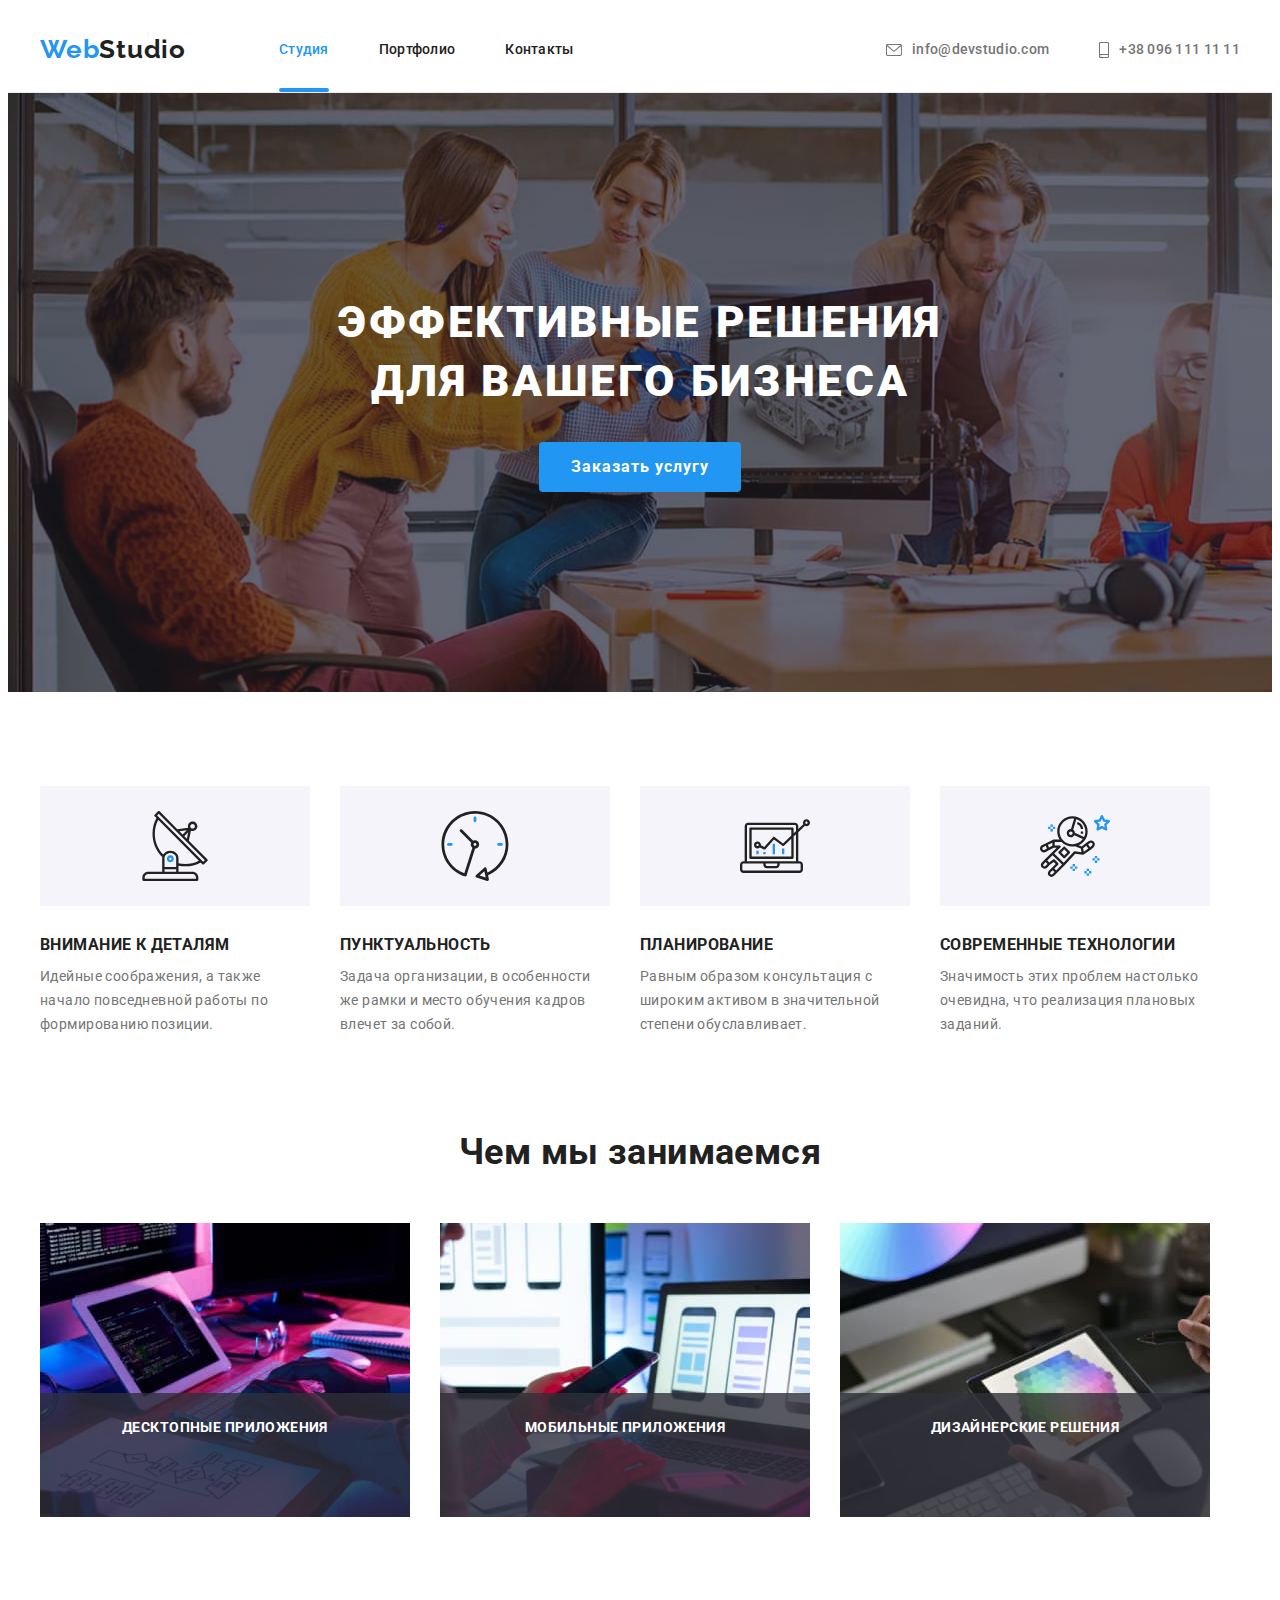
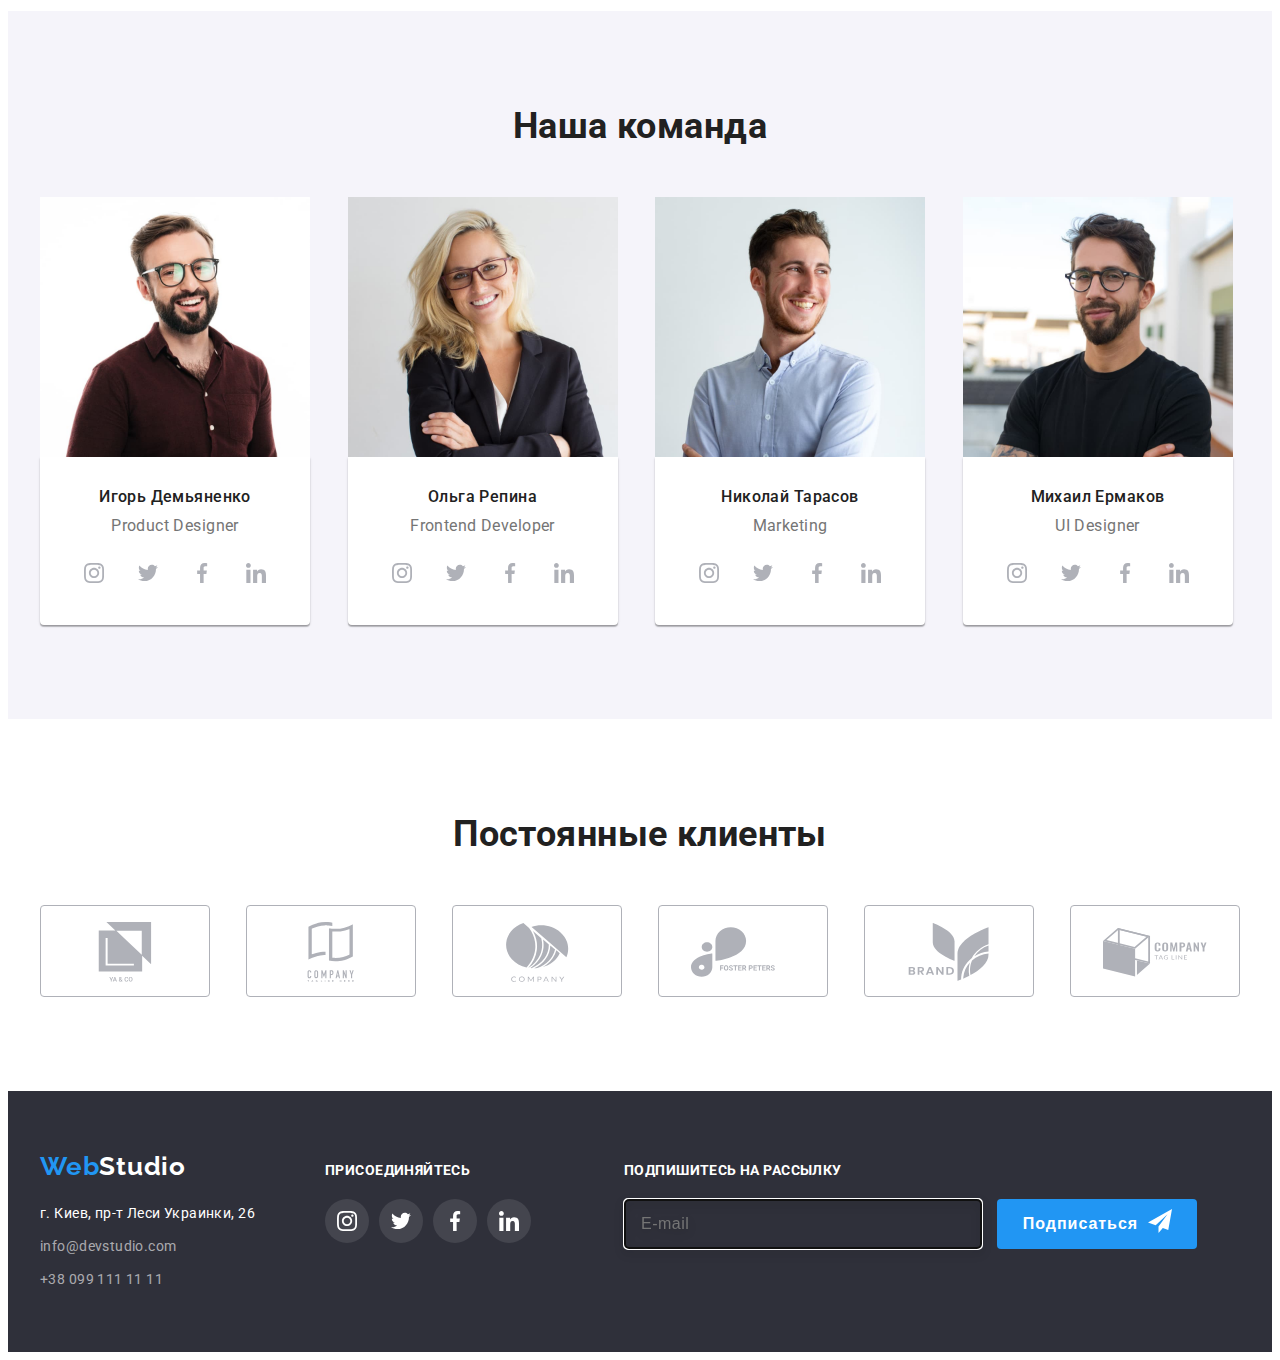
<file: index.html>
<!DOCTYPE html>
<html lang="ru">
  <head>
    <meta charset="UTF-8" />
    <meta http-equiv="X-UA-Compatible" content="IE=edge" />
    <meta name="viewport" content="width=device-width, initial-scale=1.0" />
    <title>Студия</title>
    <link rel="preconnect" href="https://fonts.googleapis.com" />
    <link rel="preconnect" href="https://fonts.gstatic.com" crossorigin />
    <link
      href="https://fonts.googleapis.com/css2?family=Raleway:wght@700&family=Roboto:wght@400;500;700;900&display=swap"
      rel="stylesheet"
    />
    <link
      rel="stylesheet"
      href="https://cdnjs.cloudflare.com/ajax/libs/modern-normalize/1.1.0/modern-normalize.min.css"
      integrity="sha512-wpPYUAdjBVSE4KJnH1VR1HeZfpl1ub8YT/NKx4PuQ5NmX2tKuGu6U/JRp5y+Y8XG2tV+wKQpNHVUX03MfMFn9Q=="
      crossorigin="anonymous"
      referrerpolicy="no-referrer"
    />
    <link rel="stylesheet" href="./css/styles.css" />
  </head>

  <body>
    <!--=================start header=================-->

    <header class="page-header">
      <div class="container header-conteiner">
        <nav class="navigation">
          <a class="logo-link link" href="" lang="en">
            <span class="logo-part-one">Web</span>Studio</a
          >
          <ul class="nav-list list">
            <li class="nav-list-item">
              <a class="nav-list-link link current" href="">Студия</a>
            </li>
            <li class="nav-list-item">
              <a class="nav-list-link link" href="./portfolio.html"
                >Портфолио</a
              >
            </li>
            <li class="nav-list-item">
              <a class="nav-list-link link" href="">Контакты</a>
            </li>
          </ul>
        </nav>

        <ul class="contacts-header-list list">
          <li class="contacts-header-list-item">
            <a
              class="contacts-header-list-link link"
              href="mailto:info@devstudio.com"
            >
              <svg class="contact-icon-link" width="16" height="12">
                <use href="./images/icon.svg#letter"></use>
              </svg>
              info@devstudio.com</a
            >
          </li>
          <li class="contacts-header-list-item">
            <a class="contacts-header-list-link link" href="tel:+380961111111">
              <svg class="contact-icon-link" width="10" height="16">
                <use href="./images/icon.svg#smartphone"></use>
              </svg>
              +38 096 111 11 11</a
            >
          </li>
        </ul>
      </div>
    </header>
    <!--=================end header=================-->

    <!--=================start main=================-->
    <main>
      <!-- Hero -->
      <section class="hero">
        <div class="container hero-container">
          <h1 class="hero-title">
            Эффективные решения <br />
            для вашего бизнеса
          </h1>
          <button class="hero-button" type="button" data-modal-open>
            Заказать услугу
          </button>
        </div>
      </section>

      <!-- specifics -->
      <section class="section">
        <div class="container">
          <h2 class="hidden">Особенности</h2>
          <ul class="specifics-list list">
            <li class="specifics-list-item">
              <div class="specifics-container">
                <svg class="specifics-icon" width="70" height="70">
                  <use href="./images/icon.svg#antenna"></use>
                </svg>
              </div>

              <h3 class="specifics-list-title title">Внимание к деталям</h3>
              <p class="specifics-list-text">
                Идейные соображения, а также начало повседневной работы по
                формированию позиции.
              </p>
            </li>
            <li class="specifics-list-item">
              <div class="specifics-container">
                <svg class="specifics-icon" width="70" height="70">
                  <use href="./images/icon.svg#clock"></use>
                </svg>
              </div>

              <h3 class="specifics-list-title title">Пунктуальность</h3>
              <p class="specifics-list-text">
                Задача организации, в особенности же рамки и место обучения
                кадров влечет за собой.
              </p>
            </li>
            <li class="specifics-list-item">
              <div class="specifics-container">
                <svg class="specifics-icon" width="70" height="70">
                  <use href="./images/icon.svg#diagram"></use>
                </svg>
              </div>

              <h3 class="specifics-list-title title">Планирование</h3>
              <p class="specifics-list-text">
                Равным образом консультация с широким активом в значительной
                степени обуславливает.
              </p>
            </li>
            <li class="specifics-list-item">
              <div class="specifics-container">
                <svg class="specifics-icon" width="70" height="70">
                  <use href="./images/icon.svg#astronaut"></use>
                </svg>
              </div>

              <h3 class="specifics-list-title title">Современные технологии</h3>
              <p class="specifics-list-text">
                Значимость этих проблем настолько очевидна, что реализация
                плановых заданий.
              </p>
            </li>
          </ul>
        </div>
      </section>

      <!-- work -->
      <section class="section work-section">
        <div class="container">
          <h2 class="work-title title">Чем мы занимаемся</h2>

          <ul class="work-list list">
            <li class="work-list-item">
              <div class="work-item-img">
                <img
                  class="work-img"
                  src="./images/work1.jpg"
                  alt="руки на клавиатуре"
                  width="370"
                />
                <p class="work-text">Десктопные приложения</p>
              </div>
            </li>

            <li class="work-list-item">
              <div class="work-item-img">
                <img
                  class="work-img"
                  src="./images/work2.jpg"
                  alt="телефон в руках"
                  width="370"
                />
                <p class="work-text">Мобильные приложения</p>
              </div>
            </li>

            <li class="work-list-item">
              <div class="work-item-img">
                <img
                  class="work-img"
                  src="./images/work3.jpg"
                  alt="планшет в руках"
                  width="370"
                />
                <p class="work-text">Дизайнерские решения</p>
              </div>
            </li>
          </ul>
        </div>
      </section>

      <!-- teams -->
      <section class="section teams">
        <div class="container">
          <h2 class="team-title title">Наша команда</h2>
          <ul class="team-list list">
            <!--team 1-->
            <li class="team-list-item">
              <img
                class="team-list-img"
                src="./images/team1.jpg"
                alt="Игорь Демьяненко"
                width="270"
              />
              <div class="team-description">
                <h3 class="team-list-title title">Игорь Демьяненко</h3>
                <p class="team-list-text" lang="en">Product Designer</p>

                <ul class="social-list list">
                  <li class="social-item">
                    <a href="" class="social-links">
                      <svg class="social-icon" width="20" height="20">
                        <use href="./images/icon.svg#instagram"></use>
                      </svg>
                    </a>
                  </li>

                  <li class="social-item">
                    <a href="" class="social-links">
                      <svg class="social-icon" width="20" height="20">
                        <use href="./images/icon.svg#twitter"></use>
                      </svg>
                    </a>
                  </li>

                  <li class="social-item">
                    <a href="" class="social-links">
                      <svg class="social-icon" width="20" height="20">
                        <use href="./images/icon.svg#facebook"></use>
                      </svg>
                    </a>
                  </li>

                  <li class="social-item">
                    <a href="" class="social-links">
                      <svg class="social-icon" width="20" height="20">
                        <use href="./images/icon.svg#linkedin"></use>
                      </svg>
                    </a>
                  </li>
                </ul>
              </div>
            </li>

            <!--team 2-->
            <li class="team-list-item">
              <img
                class="team-list-img"
                src="./images/team2.jpg"
                alt="Ольга Репина"
                width="270"
              />
              <div class="team-description">
                <h3 class="team-list-title title">Ольга Репина</h3>
                <p class="team-list-text" lang="en">Frontend Developer</p>

                <ul class="social-list list">
                  <li class="social-item">
                    <a href="" class="social-links">
                      <svg class="social-icon" width="20" height="20">
                        <use href="./images/icon.svg#instagram"></use>
                      </svg>
                    </a>
                  </li>

                  <li class="social-item">
                    <a href="" class="social-links">
                      <svg class="social-icon" width="20" height="20">
                        <use href="./images/icon.svg#twitter"></use>
                      </svg>
                    </a>
                  </li>

                  <li class="social-item">
                    <a href="" class="social-links">
                      <svg class="social-icon" width="20" height="20">
                        <use href="./images/icon.svg#facebook"></use>
                      </svg>
                    </a>
                  </li>

                  <li class="social-item">
                    <a href="" class="social-links">
                      <svg class="social-icon" width="20" height="20">
                        <use href="./images/icon.svg#linkedin"></use>
                      </svg>
                    </a>
                  </li>
                </ul>
              </div>
            </li>

            <!--team 3-->
            <li class="team-list-item">
              <img
                class="team-list-img"
                src="./images/team3.jpg"
                alt="Николай Тарасов"
                width="270"
              />
              <div class="team-description">
                <h3 class="team-list-title title">Николай Тарасов</h3>
                <p class="team-list-text" lang="en">Marketing</p>

                <ul class="social-list list">
                  <li class="social-item">
                    <a href="" class="social-links">
                      <svg class="social-icon" width="20" height="20">
                        <use href="./images/icon.svg#instagram"></use>
                      </svg>
                    </a>
                  </li>

                  <li class="social-item">
                    <a href="" class="social-links">
                      <svg class="social-icon" width="20" height="20">
                        <use href="./images/icon.svg#twitter"></use>
                      </svg>
                    </a>
                  </li>

                  <li class="social-item">
                    <a href="" class="social-links">
                      <svg class="social-icon" width="20" height="20">
                        <use href="./images/icon.svg#facebook"></use>
                      </svg>
                    </a>
                  </li>

                  <li class="social-item">
                    <a href="" class="social-links">
                      <svg class="social-icon" width="20" height="20">
                        <use href="./images/icon.svg#linkedin"></use>
                      </svg>
                    </a>
                  </li>
                </ul>
              </div>
            </li>

            <!--team 4-->
            <li class="team-list-item">
              <img
                class="team-list-img"
                src="./images/team4.jpg"
                alt="Михаил Ермаков"
                width="270"
              />
              <div class="team-description">
                <h3 class="team-list-title title">Михаил Ермаков</h3>
                <p class="team-list-text" lang="en">UI Designer</p>

                <ul class="social-list list">
                  <li class="social-item">
                    <a href="" class="social-links">
                      <svg class="social-icon" width="20" height="20">
                        <use href="./images/icon.svg#instagram"></use>
                      </svg>
                    </a>
                  </li>

                  <li class="social-item">
                    <a href="" class="social-links">
                      <svg class="social-icon" width="20" height="20">
                        <use href="./images/icon.svg#twitter"></use>
                      </svg>
                    </a>
                  </li>

                  <li class="social-item">
                    <a href="" class="social-links">
                      <svg class="social-icon" width="20" height="20">
                        <use href="./images/icon.svg#facebook"></use>
                      </svg>
                    </a>
                  </li>

                  <li class="social-item">
                    <a href="" class="social-links">
                      <svg class="social-icon" width="20" height="20">
                        <use href="./images/icon.svg#linkedin"></use>
                      </svg>
                    </a>
                  </li>
                </ul>
              </div>
            </li>
          </ul>
        </div>
      </section>

      <!--our clients-->
      <section class="section">
        <div class="container">
          <h2 class="clients-title title">Постоянные клиенты</h2>
          <ul class="clients-list list">
            <li class="client-item">
              <a class="client-link" href="">
                <svg class="client-icon" width="106" height="60">
                  <use href="./images/icon.svg#group"></use>
                </svg>
              </a>
            </li>
            <li class="client-item">
              <a class="client-link" href="">
                <svg class="client-icon" width="106" height="60">
                  <use href="./images/icon.svg#group-1"></use>
                </svg>
              </a>
            </li>
            <li class="client-item">
              <a class="client-link" href="">
                <svg class="client-icon" width="106" height="60">
                  <use href="./images/icon.svg#group-2"></use>
                </svg>
              </a>
            </li>
            <li class="client-item">
              <a class="client-link" href="">
                <svg class="client-icon" width="106" height="60">
                  <use href="./images/icon.svg#group-3"></use>
                </svg>
              </a>
            </li>
            <li class="client-item">
              <a class="client-link" href="">
                <svg class="client-icon" width="106" height="60">
                  <use href="./images/icon.svg#group-4"></use>
                </svg>
              </a>
            </li>
            <li class="client-item">
              <a class="client-link" href="">
                <svg class="client-icon" width="106" height="60">
                  <use href="./images/icon.svg#group-5"></use>
                </svg>
              </a>
            </li>
          </ul>
        </div>
      </section>
    </main>
    <!--=================end main=================-->

    <!--=================start footer=================-->
    <footer class="footer">
      <div class="container footer-container">
        <div class="adress">
          <a class="footer-logo-link link" href="" lang="en">
            <span class="logo-part-one">Web</span>Studio</a
          >
          <address>
            <ul class="address-list list">
              <li class="address-list-item">
                <a
                  class="address-list-link link"
                  href="https://goo.gl/maps/DS2FpUbjy8NpvMt88"
                  target="_blank"
                >
                  г. Киев, пр-т Леси Украинки, 26</a
                >
              </li>
              <li class="address-list-item">
                <a
                  class="address-list-link-item link"
                  href="mailto:info@devstudio.com"
                  >info@devstudio.com</a
                >
              </li>
              <li class="address-list-item">
                <a class="address-list-link-item link" href="tel:+380991111111"
                  >+38 099 111 11 11</a
                >
              </li>
            </ul>
          </address>
        </div>

        <div class="footer-social">
          <p class="footer-text">присоединяйтесь</p>
          <ul class="footer-social-list list">
            <li class="footer-social-item">
              <a class="footer-social-link" href="">
                <svg width="20" height="20">
                  <use
                    class="footer-social-icon"
                    href="./images/icon.svg#instagram"
                  ></use>
                </svg>
              </a>
            </li>
            <li class="footer-social-item">
              <a class="footer-social-link" href="">
                <svg width="20" height="20">
                  <use href="./images/icon.svg#twitter"></use>
                </svg>
              </a>
            </li>
            <li class="footer-social-item">
              <a class="footer-social-link" href="">
                <svg width="20" height="20">
                  <use href="./images/icon.svg#facebook"></use>
                </svg>
              </a>
            </li>
            <li class="footer-social-item">
              <a class="footer-social-link" href="">
                <svg width="20" height="20">
                  <use href="./images/icon.svg#linkedin"></use>
                </svg>
              </a>
            </li>
          </ul>
        </div>

        <!-- form -->
        <div>
          <p class="footer-text">Подпишитесь на рассылку</p>
          <form name="email" autocomplete="on">
            <label>
              <input
                class="email-subscribe"
                type="email"
                name="email"
                autofocus
                placeholder="E-mail"
              />
            </label>
            <button class="form-btn" type="submit">
              <span class="text-icon-btn">
                Подписаться
                <svg class="form-icon-send" width="24" height="24">
                  <use href="./images/icon.svg#icon-send"></use>
                </svg>
              </span>
            </button>
          </form>
        </div>
      </div>
    </footer>
    <!--=================end footer=================-->

    <div class="backdrop is-hidden" data-modal>
      <div class="modal">
        <button type="button" class="modal-close-btn" data-modal-close>
          <svg class="modal-close-icon" width="18" height="18">
            <use href="./images/icon.svg#icon-close"></use>
          </svg>
        </button>
        <p class="modal-title">Оставьте свои данные, мы вам перезвоним</p>

        <form class="modal-form">
          <div class="form-input-wrapper">
            <label class="form-field"
              ><span class="form-text">Имя</span>
              <span class="form-user">
                <input
                  name="user_name"
                  class="form-input"
                  type="text"
                  required
                  minlength="2"
                />
                <svg class="input-icon" width="18" height="18">
                  <use href="./images/icon.svg#person"></use>
                </svg>
              </span>
            </label>

            <label class="form-field"
              ><span class="form-text">Телефон</span>
              <span class="form-user">
                <input
                  name="user_tel"
                  class="form-input"
                  type="tel"
                  required
                  pattern="[0-9]{10}"
                />
                <svg class="input-icon" width="18" height="18">
                  <use href="./images/icon.svg#phone"></use>
                </svg>
              </span>
            </label>

            <label class="form-field"
              ><span class="form-text">Почта</span>
              <span class="form-user">
                <input
                  name="user_email"
                  class="form-input"
                  type="email"
                  required
                />
                <svg class="input-icon" width="18" height="18">
                  <use href="./images/icon.svg#email"></use>
                </svg>
              </span>
            </label>

            <label class="form-field"
              ><span class="form-text">Комментарий</span>
              <textarea
                name="comment"
                class="form-comment"
                placeholder="Введите текст"
              ></textarea>
            </label>
          </div>

          <div class="form-checkbox-wrapper">
            <input
              name="accept-policy"
              class="form-checkbox hidden"
              type="checkbox"
              id="policy-checkbox"
              required
            />
            <label class="form-checkbox-label" for="policy-checkbox"
              >Соглашаюсь с рассылкой и принимаю&nbsp;
              <a class="accept-policy-link" href="">Условия договора</a></label
            >
          </div>
          <button class="send-btn" type="submit">Отправить</button>
        </form>
      </div>
    </div>

    <script src="./js/modal.js"></script>
  </body>
</html>
</file>
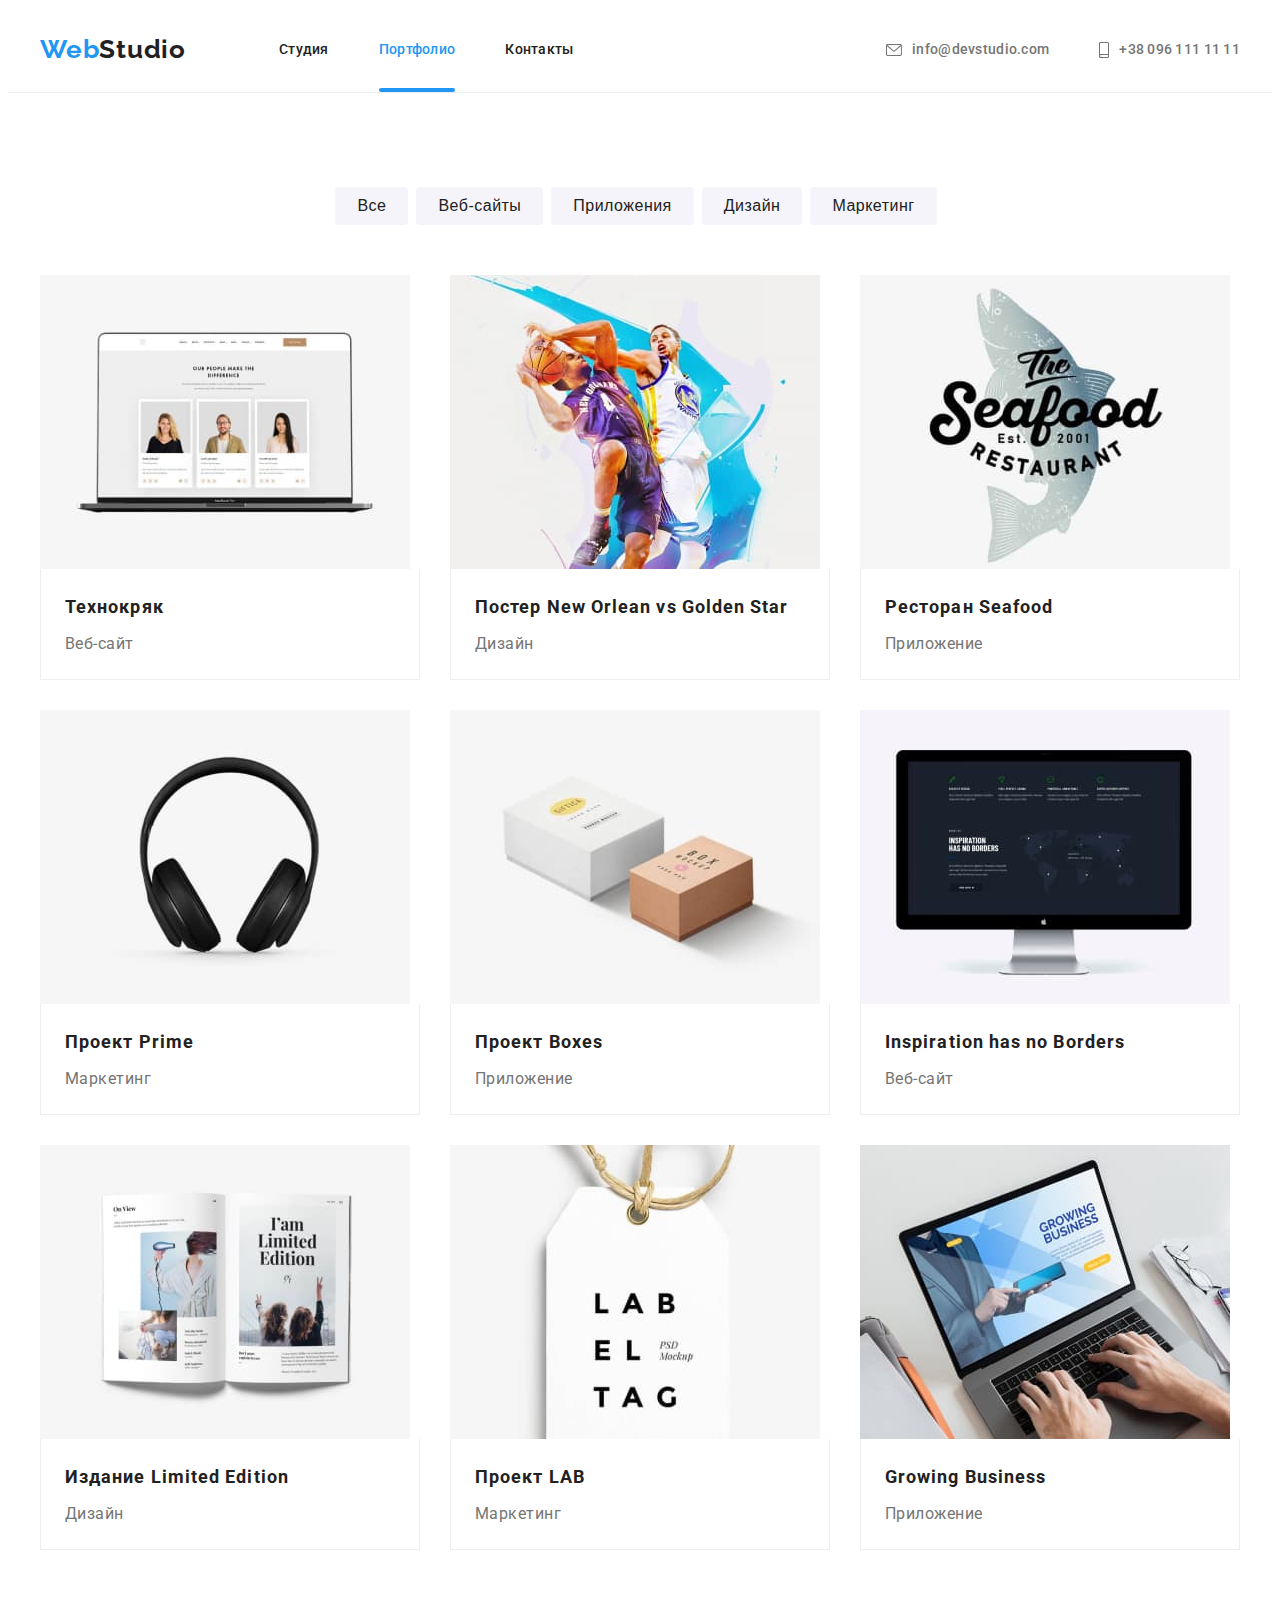
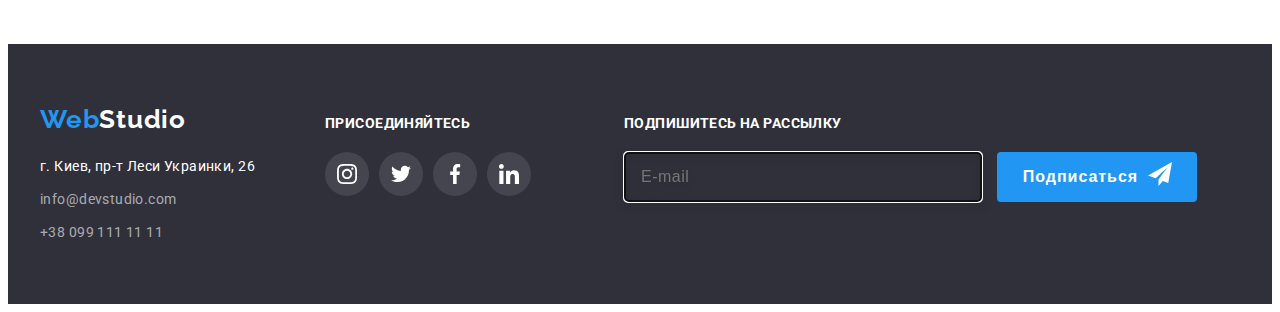
<file: portfolio.html>
<!DOCTYPE html>
<html lang="ru">
  <head>
    <meta charset="UTF-8" />
    <meta http-equiv="X-UA-Compatible" content="IE=edge" />
    <meta name="viewport" content="width=device-width, initial-scale=1.0" />
    <title>Портфолио</title>
    <link rel="preconnect" href="https://fonts.googleapis.com" />
    <link rel="preconnect" href="https://fonts.gstatic.com" crossorigin />
    <link
      href="https://fonts.googleapis.com/css2?family=Raleway:wght@700&family=Roboto:wght@400;500;700;900&display=swap"
      rel="stylesheet"
    />
    <link
      rel="stylesheet"
      href="https://cdnjs.cloudflare.com/ajax/libs/modern-normalize/1.1.0/modern-normalize.min.css"
      integrity="sha512-wpPYUAdjBVSE4KJnH1VR1HeZfpl1ub8YT/NKx4PuQ5NmX2tKuGu6U/JRp5y+Y8XG2tV+wKQpNHVUX03MfMFn9Q=="
      crossorigin="anonymous"
      referrerpolicy="no-referrer"
    />
    <link rel="stylesheet" href="./css/styles.css" />
  </head>

  <body>
    <!--=================start header=================-->

    <header class="page-header">
      <div class="container header-conteiner">
        <nav class="navigation">
          <a class="logo-link link" href="" lang="en">
            <span class="logo-part-one">Web</span>Studio</a
          >
          <ul class="nav-list list">
            <li class="nav-list-item">
              <a class="nav-list-link link" href="./index.html">Студия</a>
            </li>
            <li class="nav-list-item">
              <a class="nav-list-link link current" href="">Портфолио</a>
            </li>
            <li class="nav-list-item">
              <a class="nav-list-link link" href="">Контакты</a>
            </li>
          </ul>
        </nav>
        <ul class="contacts-header-list list">
          <li class="contacts-header-list-item">
            <a
              class="contacts-header-list-link link"
              href="mailto:info@devstudio.com"
            >
              <svg class="contact-icon-link" width="16" height="12">
                <use href="./images/icon.svg#letter"></use>
              </svg>
              info@devstudio.com</a
            >
          </li>
          <li class="contacts-header-list-item">
            <a class="contacts-header-list-link link" href="tel:+380961111111">
              <svg class="contact-icon-link" width="10" height="16">
                <use href="./images/icon.svg#smartphone"></use>
              </svg>
              +38 096 111 11 11</a
            >
          </li>
        </ul>
      </div>
    </header>
    <!--=================end header=================-->

    <!--=================start main=================-->
    <main>
      <section class="section">
        <div class="container">
          <h1 hidden>Проекты</h1>

          <!-- filter -->
          <ul class="filter-list list">
            <li class="filter-list-item">
              <button class="filter-list-button" type="button">Все</button>
            </li>
            <li class="filter-list-item">
              <button class="filter-list-button" type="button">
                Веб-сайты
              </button>
            </li>
            <li class="filter-list-item">
              <button class="filter-list-button" type="button">
                Приложения
              </button>
            </li>
            <li class="filter-list-item">
              <button class="filter-list-button" type="button">Дизайн</button>
            </li>
            <li class="filter-list-item">
              <button class="filter-list-button" type="button">
                Маркетинг
              </button>
            </li>
          </ul>

          <!-- projects -->
          <ul class="projects-list list">
            <li class="projects-list-item">
              <a class="projects-list-link link" href="">
                <div class="projects-list-link-img">
                  <img
                    src="./images/portfolio/project1.jpg"
                    alt="открытый ноутбук"
                    width="370"
                    height="294"
                  />
                  <p class="overlay">
                    Технокряк это современная площадка распространения
                    коронавируса. Компании используют эту платформу для
                    цифрового шпионажа и атак на защищённые сервера конкурентов.
                  </p>
                </div>
                <div class="project-description">
                  <h2 class="projects-item-title">Технокряк</h2>
                  <p class="projects-item-text">Веб-сайт</p>
                </div>
              </a>
            </li>

            <li class="projects-list-item">
              <a class="projects-list-link link" href="">
                <div class="projects-list-link-img">
                  <img
                    src="./images/portfolio/project2.jpg"
                    alt="два баскетболиста с мячом"
                    width="370"
                    height="294"
                  />
                  <p class="overlay">
                    Lorem ipsum dolor sit amet consectetur, adipisicing elit.
                    Quas, ab voluptatibus mollitia maxime maiores, quasi atque
                    sit nihil quisquam totam obcaecati delectus. Dolorum, magni
                    aspernatur sapiente animi repellat omnis consectetur.
                  </p>
                </div>
                <div class="project-description">
                  <h2 class="projects-item-title">
                    Постер <span lang="en">New Orlean vs Golden Star</span>
                  </h2>
                  <p class="projects-item-text">Дизайн</p>
                </div>
              </a>
            </li>

            <li class="projects-list-item">
              <a class="projects-list-link link" href="">
                <div class="projects-list-link-img">
                  <img
                    src="./images/portfolio/project3.jpg"
                    alt="логотип ресторана"
                    width="370"
                    height="294"
                  />
                  <p class="overlay">
                    Lorem ipsum dolor sit amet consectetur, adipisicing elit.
                    Quas, ab voluptatibus mollitia maxime maiores, quasi atque
                    sit nihil quisquam totam obcaecati delectus. Dolorum, magni
                    aspernatur sapiente animi repellat omnis consectetur.
                  </p>
                </div>
                <div class="project-description">
                  <h2 class="projects-item-title">Ресторан Seafood</h2>
                  <p class="projects-item-text">Приложение</p>
                </div>
              </a>
            </li>

            <li class="projects-list-item">
              <a class="projects-list-link link" href="">
                <div class="projects-list-link-img">
                  <img
                    src="./images/portfolio/project4.jpg"
                    alt="наушники"
                    width="370"
                    height="294"
                  />
                  <p class="overlay">
                    Lorem ipsum dolor sit amet consectetur, adipisicing elit.
                    Quas, ab voluptatibus mollitia maxime maiores, quasi atque
                    sit nihil quisquam totam obcaecati delectus. Dolorum, magni
                    aspernatur sapiente animi repellat omnis consectetur.
                  </p>
                </div>
                <div class="project-description">
                  <h2 class="projects-item-title">
                    Проект <span lang="en">Prime </span>
                  </h2>
                  <p class="projects-item-text">Маркетинг</p>
                </div>
              </a>
            </li>

            <li class="projects-list-item">
              <a class="projects-list-link link" href="">
                <div class="projects-list-link-img">
                  <img
                    src="./images/portfolio/project5.jpg"
                    alt="две коробочки"
                    width="370"
                    height="294"
                  />
                  <p class="overlay">
                    Lorem ipsum dolor sit amet consectetur, adipisicing elit.
                    Quas, ab voluptatibus mollitia maxime maiores, quasi atque
                    sit nihil quisquam totam obcaecati delectus. Dolorum, magni
                    aspernatur sapiente animi repellat omnis consectetur.
                  </p>
                </div>
                <div class="project-description">
                  <h2 class="projects-item-title">
                    Проект <span lang="en">Boxes</span>
                  </h2>
                  <p class="projects-item-text">Приложение</p>
                </div>
              </a>
            </li>

            <li class="projects-list-item">
              <a class="projects-list-link link" href="">
                <div class="projects-list-link-img">
                  <img
                    src="./images/portfolio/project6.jpg"
                    alt="монитор"
                    width="370"
                    height="294"
                  />
                  <p class="overlay">
                    Lorem ipsum dolor sit amet consectetur, adipisicing elit.
                    Quas, ab voluptatibus mollitia maxime maiores, quasi atque
                    sit nihil quisquam totam obcaecati delectus. Dolorum, magni
                    aspernatur sapiente animi repellat omnis consectetur.
                  </p>
                </div>
                <div class="project-description">
                  <h2 class="projects-item-title" lang="en">
                    Inspiration has no Borders
                  </h2>
                  <p class="projects-item-text">Веб-сайт</p>
                </div>
              </a>
            </li>

            <li class="projects-list-item">
              <a class="projects-list-link link" href="">
                <div class="projects-list-link-img">
                  <img
                    src="./images/portfolio/project7.jpg"
                    alt="открытая книга"
                    width="370"
                    height="294"
                  />
                  <p class="overlay">
                    Lorem ipsum dolor sit amet consectetur, adipisicing elit.
                    Quas, ab voluptatibus mollitia maxime maiores, quasi atque
                    sit nihil quisquam totam obcaecati delectus. Dolorum, magni
                    aspernatur sapiente animi repellat omnis consectetur.
                  </p>
                </div>
                <div class="project-description">
                  <h2 class="projects-item-title">
                    Издание <span lang="en">Limited Edition</span>
                  </h2>
                  <p class="projects-item-text">Дизайн</p>
                </div>
              </a>
            </li>

            <li class="projects-list-item">
              <a class="projects-list-link link" href="">
                <div class="projects-list-link-img">
                  <img
                    src="./images/portfolio/project8.jpg"
                    alt="этикетка"
                    width="370"
                    height="294"
                  />
                  <p class="overlay">
                    Lorem ipsum dolor sit amet consectetur, adipisicing elit.
                    Quas, ab voluptatibus mollitia maxime maiores, quasi atque
                    sit nihil quisquam totam obcaecati delectus. Dolorum, magni
                    aspernatur sapiente animi repellat omnis consectetur.
                  </p>
                </div>
                <div class="project-description">
                  <h2 class="projects-item-title">
                    Проект <span lang="en">LAB</span>
                  </h2>
                  <p class="projects-item-text">Маркетинг</p>
                </div>
              </a>
            </li>

            <li class="projects-list-item">
              <a class="projects-list-link link" href="">
                <div class="projects-list-link-img">
                  <img
                    src="./images/portfolio/project9.jpg"
                    alt="открытый ноутбук"
                    width="370"
                    height="294"
                  />
                  <p class="overlay">
                    Lorem ipsum dolor sit amet consectetur, adipisicing elit.
                    Quas, ab voluptatibus mollitia maxime maiores, quasi atque
                    sit nihil quisquam totam obcaecati delectus. Dolorum, magni
                    aspernatur sapiente animi repellat omnis consectetur.
                  </p>
                </div>
                <div class="project-description">
                  <h2 class="projects-item-title" lang="en">
                    Growing Business
                  </h2>
                  <p class="projects-item-text">Приложение</p>
                </div>
              </a>
            </li>
          </ul>
        </div>
      </section>
    </main>
    <!--=================end main=================-->

    <!--=================start footer=================-->
    <footer class="footer">
      <div class="container footer-container">
        <div class="adress">
          <a class="footer-logo-link link" href="" lang="en">
            <span class="logo-part-one">Web</span>Studio</a
          >
          <address>
            <ul class="address-list list">
              <li class="address-list-item">
                <a
                  class="address-list-link link"
                  href="https://goo.gl/maps/DS2FpUbjy8NpvMt88"
                  target="_blank"
                >
                  г. Киев, пр-т Леси Украинки, 26</a
                >
              </li>
              <li class="address-list-item">
                <a
                  class="address-list-link-item link"
                  href="mailto:info@devstudio.com"
                  >info@devstudio.com</a
                >
              </li>
              <li class="address-list-item">
                <a class="address-list-link-item link" href="tel:+380991111111"
                  >+38 099 111 11 11</a
                >
              </li>
            </ul>
          </address>
        </div>

        <div class="footer-social">
          <p class="footer-text">присоединяйтесь</p>
          <ul class="footer-social-list list">
            <li class="footer-social-item">
              <a class="footer-social-link" href="">
                <svg width="20" height="20">
                  <use
                    class="footer-social-icon"
                    href="./images/icon.svg#instagram"
                  ></use>
                </svg>
              </a>
            </li>
            <li class="footer-social-item">
              <a class="footer-social-link" href="">
                <svg width="20" height="20">
                  <use href="./images/icon.svg#twitter"></use>
                </svg>
              </a>
            </li>
            <li class="footer-social-item">
              <a class="footer-social-link" href="">
                <svg width="20" height="20">
                  <use href="./images/icon.svg#facebook"></use>
                </svg>
              </a>
            </li>
            <li class="footer-social-item">
              <a class="footer-social-link" href="">
                <svg width="20" height="20">
                  <use href="./images/icon.svg#linkedin"></use>
                </svg>
              </a>
            </li>
          </ul>
        </div>

        <!-- form -->
        <div>
          <p class="footer-text">Подпишитесь на рассылку</p>
          <form name="email" autocomplete="on">
            <label>
              <input
                class="email-subscribe"
                type="email"
                name="email"
                autofocus
                placeholder="E-mail"
              />
            </label>
            <button class="form-btn" type="submit">
              <div class="text-icon-btn">
                Подписаться
                <svg class="form-icon-send" width="24" height="24">
                  <use href="./images/icon.svg#icon-send"></use>
                </svg>
              </div>
            </button>
          </form>
        </div>
      </div>
    </footer>
    <!--=================end footer=================-->
  </body>
</html>
</file>
<file: css/styles.css>
:root {
  --primary-text-color: #757575;
  --title-text-color: #212121;
  --akcent-text-color: #2196f3;
  --main-text-color: #ffffff;
  --border-color: #eeeeee;

  --fone-background-color: #ffffff;
  --main-background-color: #2f303a;
  --second-background-color: #f5f4fa;
  --button-color: #2196f3;
  --social-color: #afb1b8;
  --social-akcent-color: #2196f3;
  --social-hover-color: #ffffff;

  --primary-font-family: "Roboto", sans-serif;
  --font-logo: "Raleway", sans-serif;
}

body {
  font-family: var(--primary-font-family);
  font-size: 14px;
  line-height: 0.03em;
  letter-spacing: 0.03em;
  color: var(--primary-text-color);
  background-color: var(--fone-background-color);
}

h1,
h2,
h3,
p {
  margin-top: 0;
  margin-bottom: 0;
}

ul {
  margin-top: 0;
  margin-bottom: 0;
  padding-left: 0;
}

img {
  display: block;
  max-width: 100%;
  height: auto;
}

.list {
  list-style: none;
}

.link {
  text-decoration: none;
  transition: color 250ms cubic-bezier(0.4, 0, 0.2, 1);
}

.container {
  width: 1200px;
  padding-left: 15px;
  padding-right: 15px;
  margin-left: auto;
  margin-right: auto;
}

.section {
  padding-top: 94px;
  padding-bottom: 94px;
}

.title {
  color: var(--title-text-color);
}

.hidden {
  position: absolute;
  width: 1px;
  height: 1px;
  margin: -1px;
  padding: 0;
  overflow: hidden;
  border: 0;
  clip: rect(0 0 0 0);
}

/*-----------------start header-----------------*/

.page-header {
  border-bottom: 1px solid #ececec;
}

.header-conteiner {
  display: flex;
}

/*navigation*/
.logo-link {
  padding-top: 24px;
  padding-bottom: 24px;
  font-family: var(--font-logo);
  font-style: normal;
  font-weight: 700;
  font-size: 26px;
  line-height: 1.19;
  letter-spacing: 0.03em;
  color: var(--title-text-color);
  margin-right: 93px;
}

.logo-part-one {
  font-family: var(--font-logo);
  font-style: normal;
  font-weight: 700;
  font-size: 26px;
  line-height: 1.19;
  letter-spacing: 0.03em;
  color: var(--akcent-text-color);
}

.nav-list-link {
  position: relative;
  padding-top: 32px;
  padding-bottom: 32px;
  font-weight: 500;
  font-size: 14px;
  line-height: 1.14;
  letter-spacing: 0.02em;
  color: var(--title-text-color);
}

.nav-list-link:hover,
.nav-list-link:focus {
  color: var(--akcent-text-color);
}

.current::after {
  content: "";
  width: 100%;
  height: 4px;
  border-radius: 2px;
  background-color: var(--social-akcent-color);
  position: absolute;
  bottom: -3px;
  left: 0;
}

.current {
  color: var(--akcent-text-color);
}

.navigation {
  display: flex;
  align-items: center;
}

.nav-list {
  display: flex;
}

.nav-list-item:not(:last-child) {
  margin-right: 50px;
}

/*contacts*/
.contacts-header-list {
  display: flex;
  align-items: center;
  margin-left: auto;
}

.contacts-header-list-item:not(:last-child) {
  margin-right: 50px;
}

.contacts-header-list-link {
  display: flex;
  align-items: center;
  padding-top: 32px;
  padding-bottom: 32px;
  font-weight: 500;
  font-size: 14px;
  line-height: 1.4;
  letter-spacing: 0.02em;
  color: var(--primary-text-color);
}

.contacts-header-list-link:hover,
.contacts-header-list-link:focus {
  color: var(--akcent-text-color);
}

.contact-icon-link {
  fill: currentColor;
  margin-right: 10px;
}

/*---------------hero-------------*/
.hero {
  max-width: 1600px;
  max-height: 600px;
  margin: 0 auto;
  background-image: linear-gradient(
      rgba(47, 48, 58, 0.4),
      rgba(47, 48, 58, 0.4)
    ),
    url("../images/hero.jpg");

  background-size: cover;
  background-repeat: no-repeat;
  background-color: var(--main-background-color);
  padding-top: 200px;
  padding-bottom: 200px;
  text-align: center;
}
.hero-title {
  font-weight: 900;
  font-size: 44px;
  line-height: 1.36;
  letter-spacing: 0.06em;
  text-transform: uppercase;
  color: var(--main-text-color);
}

.hero-button {
  margin-right: auto;
  margin-left: auto;
  margin-top: 30px;
  padding: 10px 32px;
  min-width: 200px;
  border-radius: 4px;
  border: none;
  font-family: inherit;
  font-weight: 700;
  font-size: 16px;
  line-height: 1.88;
  display: flex;
  align-items: center;
  text-align: center;
  letter-spacing: 0.06em;
  cursor: pointer;
  color: var(--main-text-color);
  background-color: var(--button-color);
  transition: background-color 250ms cubic-bezier(0.4, 0, 0.2, 1),
    box-shadow 250ms cubic-bezier(0.4, 0, 0.2, 1);
}

.hero-button:hover,
.hero-button:focus {
  background-color: #188ce8;
  box-shadow: 0px 4px 4px rgba(0, 0, 0, 0.15);
}

/*--------------specifics--------------*/
.specifics-list {
  display: flex;
}

.specifics-list-item {
  width: 270px;
}

.specifics-list-item:not(:last-child) {
  margin-right: 30px;
}

.specifics-container {
  display: flex;
  justify-content: center;
  align-items: center;
  width: 270px;
  height: 120px;
  margin-bottom: 30px;
  background-color: var(--second-background-color);
}

.specifics-list-title {
  margin-bottom: 10px;
  font-weight: 700;
  line-height: 1.14;
  text-transform: uppercase;
}

.specifics-list-text {
  line-height: 1.71;
}

/*----------------work----------------*/
.work-section {
  padding-top: 0;
}

.work-title {
  margin-bottom: 50px;
  font-weight: 700;
  font-size: 36px;
  line-height: 1.17;
  text-align: center;
}

.work-list {
  display: flex;
}

.work-list-item:not(:last-child) {
  margin-right: 30px;
}

.work-item-img {
  position: relative;
}

.work-text {
  position: absolute;
  bottom: 0;
  left: 0;
  width: 100%;
  height: 70px;
  font-weight: 700;
  line-height: 1.14;
  text-align: center;
  text-transform: uppercase;
  color: var(--main-text-color);
  background-color: rgba(47, 48, 58, 0.8);
  padding-top: 27px;
  padding-bottom: 27px;
}

/*---------------teams---------------*/
.teams {
  background-color: var(--second-background-color);
}

.team-title {
  margin-bottom: 50px;
  font-weight: 700;
  font-size: 36px;
  line-height: 42px;
  text-align: center;
}

.team-list {
  display: flex;
  margin-left: -30px;
}

.team-list-item {
  flex-basis: calc((100% - 120px) / 4);
  margin-left: 30px;
}

.social-list {
  display: flex;
  justify-content: center;
  align-items: center;
}

.social-item:not(:last-child) {
  margin-right: 10px;
}

.social-links {
  display: flex;
  justify-content: center;
  align-items: center;
  width: 44px;
  height: 44px;
  border-radius: 50%;
  fill: var(--social-color);
  transition: background-color 250ms cubic-bezier(0.4, 0, 0.2, 1);
}

.social-links:hover,
.social-links:focus {
  fill: var(--social-hover-color);
  background-color: var(--social-akcent-color);
}

.social-icon {
  display: flex;
  justify-content: center;
  transition: fill 250ms cubic-bezier(0.4, 0, 0.2, 1);
}

.team-description {
  width: 270px;
  padding-top: 30px;
  padding-bottom: 30px;
  box-shadow: 0px 1px 3px rgba(0, 0, 0, 0.12), 0px 1px 1px rgba(0, 0, 0, 0.14),
    0px 2px 1px rgba(0, 0, 0, 0.2);
  border-radius: 0px 0px 4px 4px;
  background-color: var(--fone-background-color);
}

.team-list-title {
  margin-bottom: 10px;
  font-weight: 500;
  font-size: 16px;
  line-height: 1.19;
  text-align: center;
}

.team-list-text {
  font-size: 16px;
  line-height: 1.19;
  text-align: center;
  margin-bottom: 16px;
}

/*----------------clients----------------*/
.clients-title {
  font-weight: 700;
  font-size: 36px;
  line-height: 1.17;
  text-align: center;
  margin-bottom: 50px;
}

.clients-list {
  display: flex;
  justify-content: space-between;
}

.client-link {
  padding: 16px 32px;
  display: flex;
  width: 170px;
  height: 92px;
  border: 1px solid var(--social-color);
  box-sizing: border-box;
  border-radius: 4px;
  fill: var(--social-color);
  transition: fill 250ms cubic-bezier(0.4, 0, 0.2, 1),
    border 250ms cubic-bezier(0.4, 0, 0.2, 1);
}

.client-link:hover,
.client-link:focus {
  fill: var(--social-akcent-color);
  border: 1px solid var(--social-akcent-color);
}

/*----------------footer----------------*/
.footer {
  background-color: var(--main-background-color);
  padding-top: 60px;
  padding-bottom: 60px;
}

.footer-container {
  display: flex;
  align-items: baseline;
}

.adress {
  margin-right: 70px;
}

.footer-logo-link {
  display: block;
  margin-bottom: 20px;
  font-family: var(--font-logo);
  font-style: normal;
  font-weight: 700;
  font-size: 26px;
  line-height: 1.19;
  letter-spacing: 0.03em;
  color: var(--main-text-color);
}

.address-list-item:not(:last-child) {
  margin-bottom: 9px;
}

.address-list-link {
  font-style: normal;
  font-weight: 400;
  font-size: 14px;
  line-height: 1.71;
  letter-spacing: 0.03em;
  color: var(--main-text-color);
}

.address-list-link-item {
  font-style: normal;
  font-weight: 400;
  font-size: 14px;
  line-height: 1.71;
  letter-spacing: 0.03em;
  color: rgba(255, 255, 255, 0.6);
}

.address-list-link:hover,
.address-list-link:focus {
  color: var(--akcent-text-color);
}
.address-list-link-item:hover,
.address-list-link-item:focus {
  color: var(--akcent-text-color);
}

.footer-social {
  margin-right: 93px;
}

.footer-text {
  margin-bottom: 20px;
  font-weight: 700;
  line-height: 1.14;
  text-transform: uppercase;
  color: var(--main-text-color);
}

.footer-social-list {
  display: flex;
  justify-content: space-between;
}

.footer-social-item {
  display: flex;
  justify-content: space-between;
  align-items: center;
}

.footer-social-item:not(:last-child) {
  margin-right: 10px;
}

.footer-social-link {
  display: flex;
  justify-content: center;
  align-items: center;
  width: 44px;
  height: 44px;
  border-radius: 50%;
  fill: var(--main-text-color);
  background-color: rgba(255, 255, 255, 0.1);
  transition: background-color 250ms cubic-bezier(0.4, 0, 0.2, 1);
}

.footer-social-link:hover,
.footer-social-link:focus {
  background-color: var(--social-akcent-color);
}

.footer-social-icon {
  display: flex;
  justify-content: center;
}

.email-subscribe {
  width: 358px;
  height: 50px;
  border: 1px solid rgba(255, 255, 255, 0.3);
  box-sizing: border-box;
  border-radius: 4px;
  background: none;
  filter: drop-shadow(0px 4px 4px rgba(0, 0, 0, 0.15));
  padding-left: 16px;
  font-weight: 400;
  font-size: 16px;
  line-height: 1.25;
  letter-spacing: 0.03em;
  color: var(--main-text-color);
}

.form-btn {
  width: 200px;
  height: 50px;
  margin-left: 12px;
  border-radius: 4px;
  border: none;
  font-weight: 700;
  font-size: 16px;
  line-height: 1.88;
  letter-spacing: 0.06em;
  color: var(--main-text-color);
  background-color: var(--button-color);
  cursor: pointer;
}

.form-icon-send {
  margin-left: 10px;
}

.text-icon-btn {
  display: flex;
  justify-content: center;
}

.form-btn:hover,
.form-btn:focus {
  background-color: #188ce8;
  box-shadow: 0px 4px 4px rgba(0, 0, 0, 0.15);
  transition: background-color 250ms cubic-bezier(0.4, 0, 0.2, 1),
    box-shadow 250ms cubic-bezier(0.4, 0, 0.2, 1);
}

/*-----------------------end Studio-----------------------*/

.backdrop {
  position: fixed;
  top: 0;
  left: 0;
  width: 100vw;
  height: 100vh;
  background-color: rgba(0, 0, 0, 0.2);
  transition: opacity 500ms, visibility 500ms;
}

.backdrop.is-hidden {
  opacity: 0;
  visibility: hidden;
  pointer-events: none;
}

.modal {
  position: absolute;
  top: 50%;
  left: 50%;
  transform: translate(-50%, -50%);
  width: 528px;
  height: 580px;
  background-color: #ffffff;
  color: var(--title-text-color);
  padding: 40px;
  font-weight: 700;
  font-size: 20px;
  line-height: 1.15;
}

.modal-close-btn {
  position: absolute;
  top: 8px;
  right: 8px;
  width: 30px;
  height: 30px;
  display: flex;
  justify-content: center;
  align-items: center;
  border-radius: 50%;
  border: 1px solid rgba(0, 0, 0, 0.1);
  background-color: transparent;
  padding: 0;
  cursor: pointer;
}

.modal-close-btn:hover,
.modal-close-btn:focus {
  fill: var(--button-color);
  outline: none;
  transition: fill 250ms cubic-bezier(0.4, 0, 0.2, 1);
}

.modal-title {
  text-align: center;
}

.form-input-wrapper {
  margin-top: 12px;
  margin-bottom: 20px;
}

.form-field {
  display: block;
  align-items: center;
}

.form-user {
  position: relative;
}

.form-input {
  width: 100%;
  height: 40px;
  border: 1px solid rgba(33, 33, 33, 0.2);
  border-radius: 4px;
  padding-left: 42px;
  outline: none;
  font-weight: 400;
  font-size: 14px;
}

.form-input:hover,
.form-input:focus {
  border: 1px solid var(--akcent-text-color);
  transition: border 250ms cubic-bezier(0.4, 0, 0.2, 1);
}

.input-icon {
  position: absolute;
  top: 50%;
  left: 12px;
  transform: translateY(-50%);
}

.form-input:focus + .input-icon,
.form-input:hover + .input-icon {
  fill: var(--akcent-text-color);
  transition: fill 250ms cubic-bezier(0.4, 0, 0.2, 1);
}

.form-text {
  font-weight: 400;
  font-size: 12px;
  line-height: 1.17;
  letter-spacing: 0.01em;
  color: var(--primary-text-color);
}

.form-comment {
  width: 100%;
  height: 120px;
  border: 1px solid rgba(33, 33, 33, 0.2);
  border-radius: 4px;
  resize: none;
  padding-top: 12px;
  padding-left: 16px;
  font-weight: 400;
  font-size: 14px;
  letter-spacing: 0.01em;
  color: var(--title-text-color);
  outline: none;
}

.form-comment:hover,
.form-comment:focus {
  border: 1px solid var(--akcent-text-color);
  transition: border 250ms cubic-bezier(0.4, 0, 0.2, 1);
}

.form-comment::placeholder {
  color: rgba(117, 117, 117, 0.5);
}

.form-checkbox-wrapper {
  display: flex;
  justify-content: center;
}

.form-checkbox:checked + .form-checkbox-label::before {
  background-color: var(--button-color);
  border: none;
  background-image: url(../images/icon\ check.svg);
}

.form-checkbox-label {
  display: flex;
  align-items: center;
  font-weight: 400;
  font-size: 14px;
  line-height: 1.71;
  color: var(--primary-text-color);
}

.form-checkbox-label::before {
  display: inline-block;
  width: 16px;
  height: 16px;
  border: 1px solid #212121;
  border-radius: 2px;
  content: "";
  cursor: pointer;
  margin-right: 10px;
}

.form-checkbox:focus + .form-checkbox-label::before {
  outline: 1px solid var(--button-color);
  border: none;
  transition: outline 250ms cubic-bezier(0.4, 0, 0.2, 1);
}

.accept-policy-link {
  color: var(--akcent-text-color);
}

.send-btn {
  display: block;
  margin: 30px auto 0;
  width: 200px;
  height: 50px;
  border-radius: 4px;
  border: none;
  font-weight: 700;
  font-size: 16px;
  line-height: 1.88;
  letter-spacing: 0.06em;
  color: var(--main-text-color);
  background-color: var(--button-color);
  cursor: pointer;
}

.send-btn:hover,
.send-btn:focus {
  background-color: #188ce8;
  box-shadow: 0px 4px 4px rgba(0, 0, 0, 0.15);
  transition: background-color 250ms cubic-bezier(0.4, 0, 0.2, 1),
    box-shadow 250ms cubic-bezier(0.4, 0, 0.2, 1);
}

/*-----------------------start Portfolio-----------------------*/

/*------filter------*/
.filter-list {
  display: flex;
  justify-content: center;
}

.filter-list-item {
  margin-right: 8px;
  margin-bottom: 50px;
}

.filter-list-button {
  padding-top: 6px;
  padding-bottom: 6px;
  padding-left: 22px;
  padding-right: 22px;
  border-radius: 4px;
  border: transparent;
  font-weight: 500;
  font-size: 16px;
  line-height: 1.62;
  text-align: center;
  letter-spacing: 0.03em;
  cursor: pointer;
  color: var(--title-text-color);
  background-color: var(--second-background-color);
  transition: color 250ms cubic-bezier(0.4, 0, 0.2, 1),
    background-color 250ms cubic-bezier(0.4, 0, 0.2, 1),
    box-shadow 250ms cubic-bezier(0.4, 0, 0.2, 1);
}

.filter-list-button:hover,
.filter-list-button:focus {
  color: var(--main-text-color);
  background-color: var(--button-color);
  box-shadow: 0px 3px 1px rgba(0, 0, 0, 0.1), 0px 1px 2px rgba(0, 0, 0, 0.08),
    0px 2px 2px rgba(0, 0, 0, 0.12);
}

/*------projects------*/
.projects-list {
  display: flex;
  flex-wrap: wrap;
  margin-left: -30px;
  margin-top: -30px;
}

.projects-list-item {
  flex-basis: calc((100% - 90px) / 3);
  margin-left: 30px;
  margin-top: 30px;
}

.projects-list-link {
  display: block;
  transition: box-shadow 250ms cubic-bezier(0.4, 0, 0.2, 1);
}

.projects-list-link:hover,
.projects-list-link:focus {
  box-shadow: 0px 1px 1px rgba(0, 0, 0, 0.12), 0px 4px 4px rgba(0, 0, 0, 0.06),
    1px 4px 6px rgba(0, 0, 0, 0.16);
}

.project-description {
  padding: 20px 24px;
  border: 1px solid var(--border-color);
  border-top: none;
}

.projects-item-title {
  margin-bottom: 4px;
  font-style: normal;
  font-weight: 700;
  font-size: 18px;
  line-height: 2;
  letter-spacing: 0.06em;
  color: var(--title-text-color);
}

.projects-item-text {
  font-style: normal;
  font-weight: 400;
  font-size: 16px;
  line-height: 1.88;
  letter-spacing: 0.03em;
  color: var(--primary-text-color);
}

.projects-list-link-img {
  position: relative;
  overflow: hidden;
}

.overlay {
  position: absolute;
  top: 0;
  left: 0;
  width: 100%;
  height: 100%;
  font-size: 18px;
  line-height: 1.56;
  color: var(--main-text-color);
  background-color: rgba(33, 150, 243, 0.9);
  padding: 63px 24px;
  overflow: auto;
  transform: translateY(101%);
  transition: transform 250ms cubic-bezier(0.4, 0, 0.2, 1);
}

.projects-list-link:hover .overlay,
.projects-list-link:focus .overlay {
  transform: translate(0);
}

/*-----------------------end Portfolio-----------------------*/
</file>
